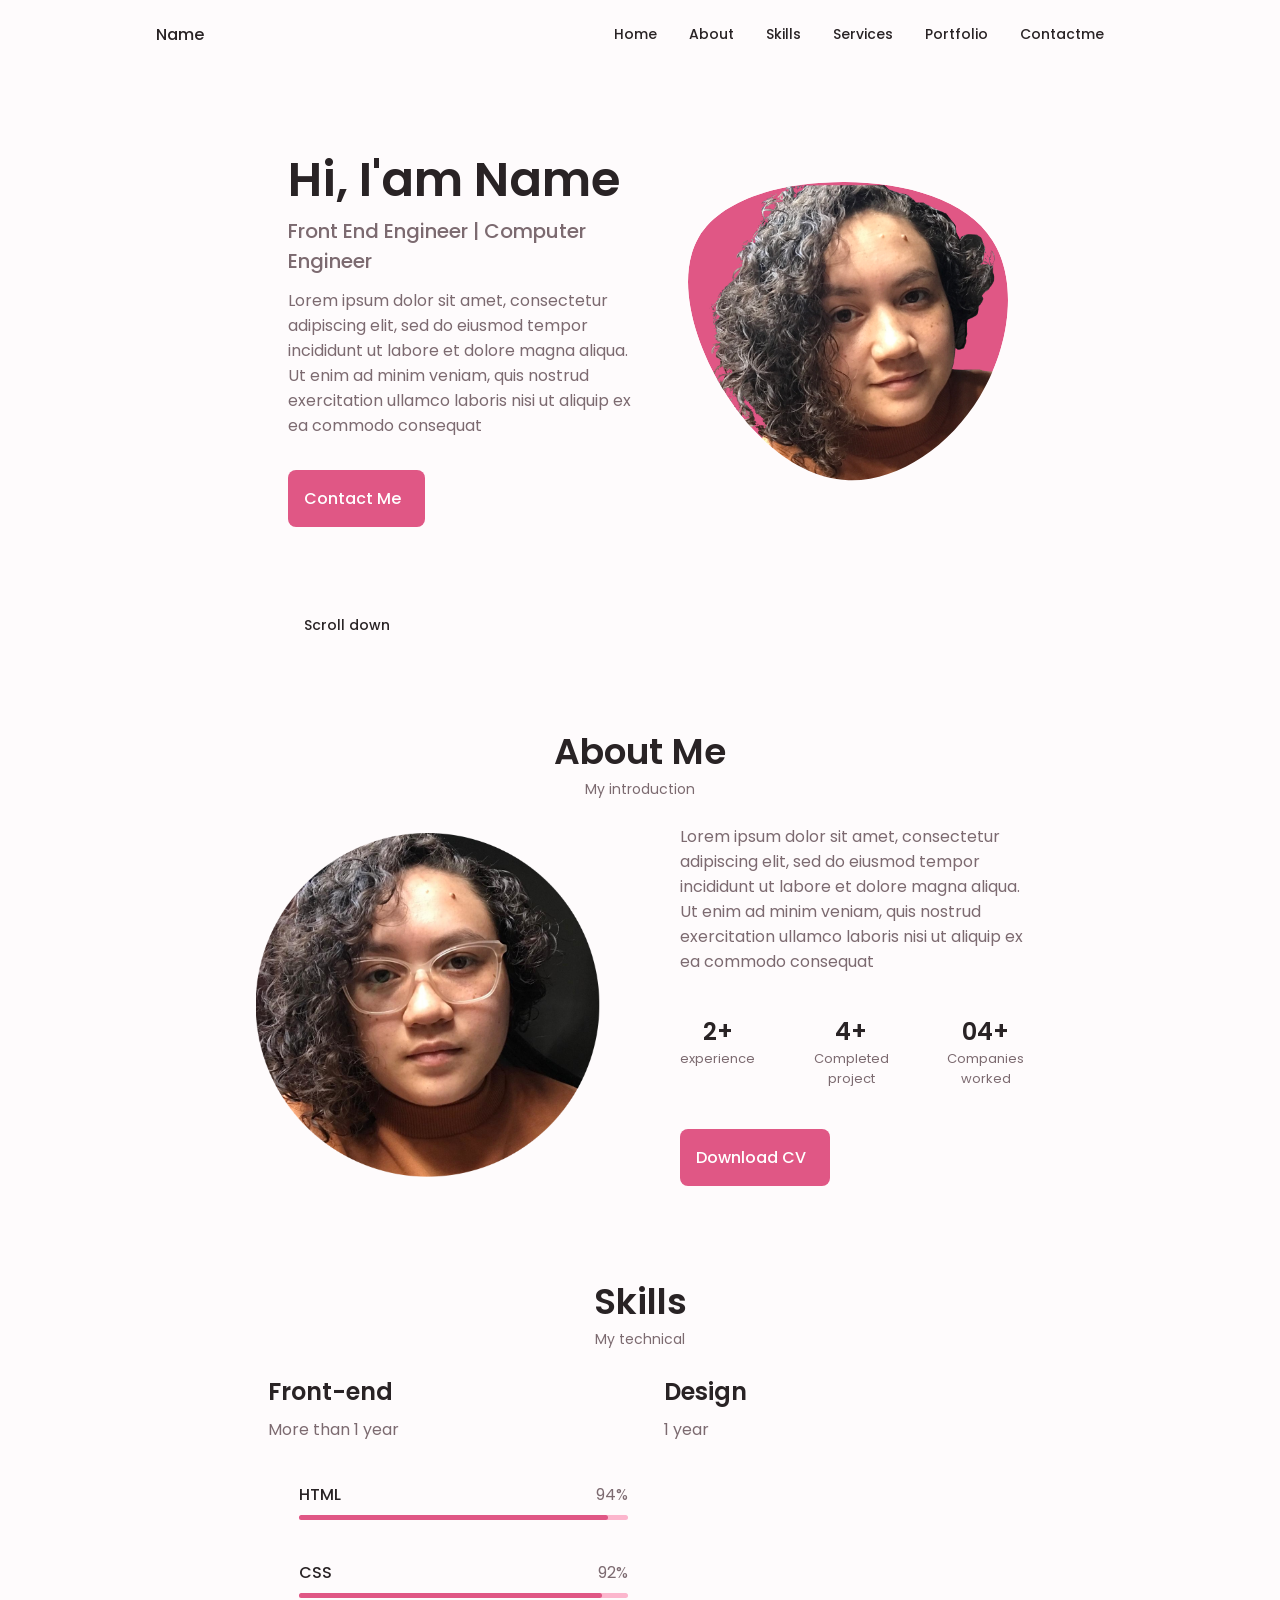
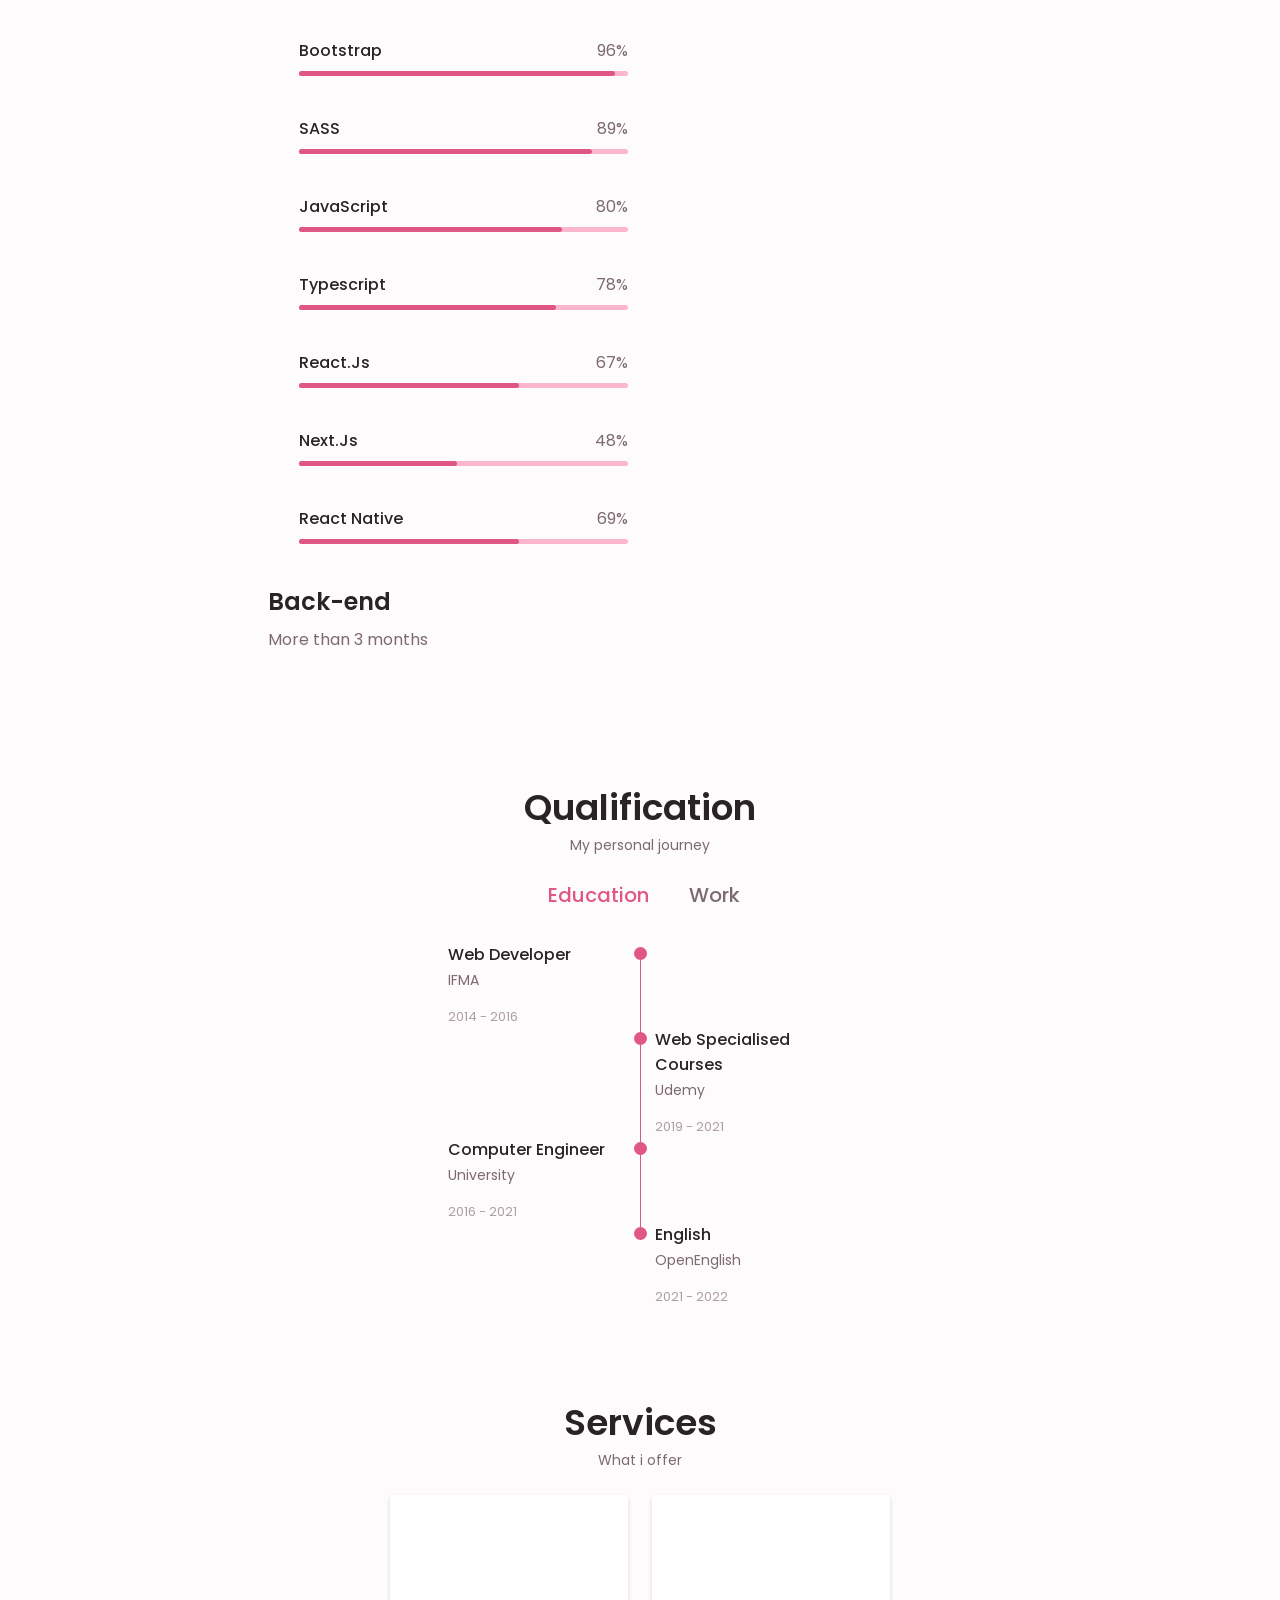
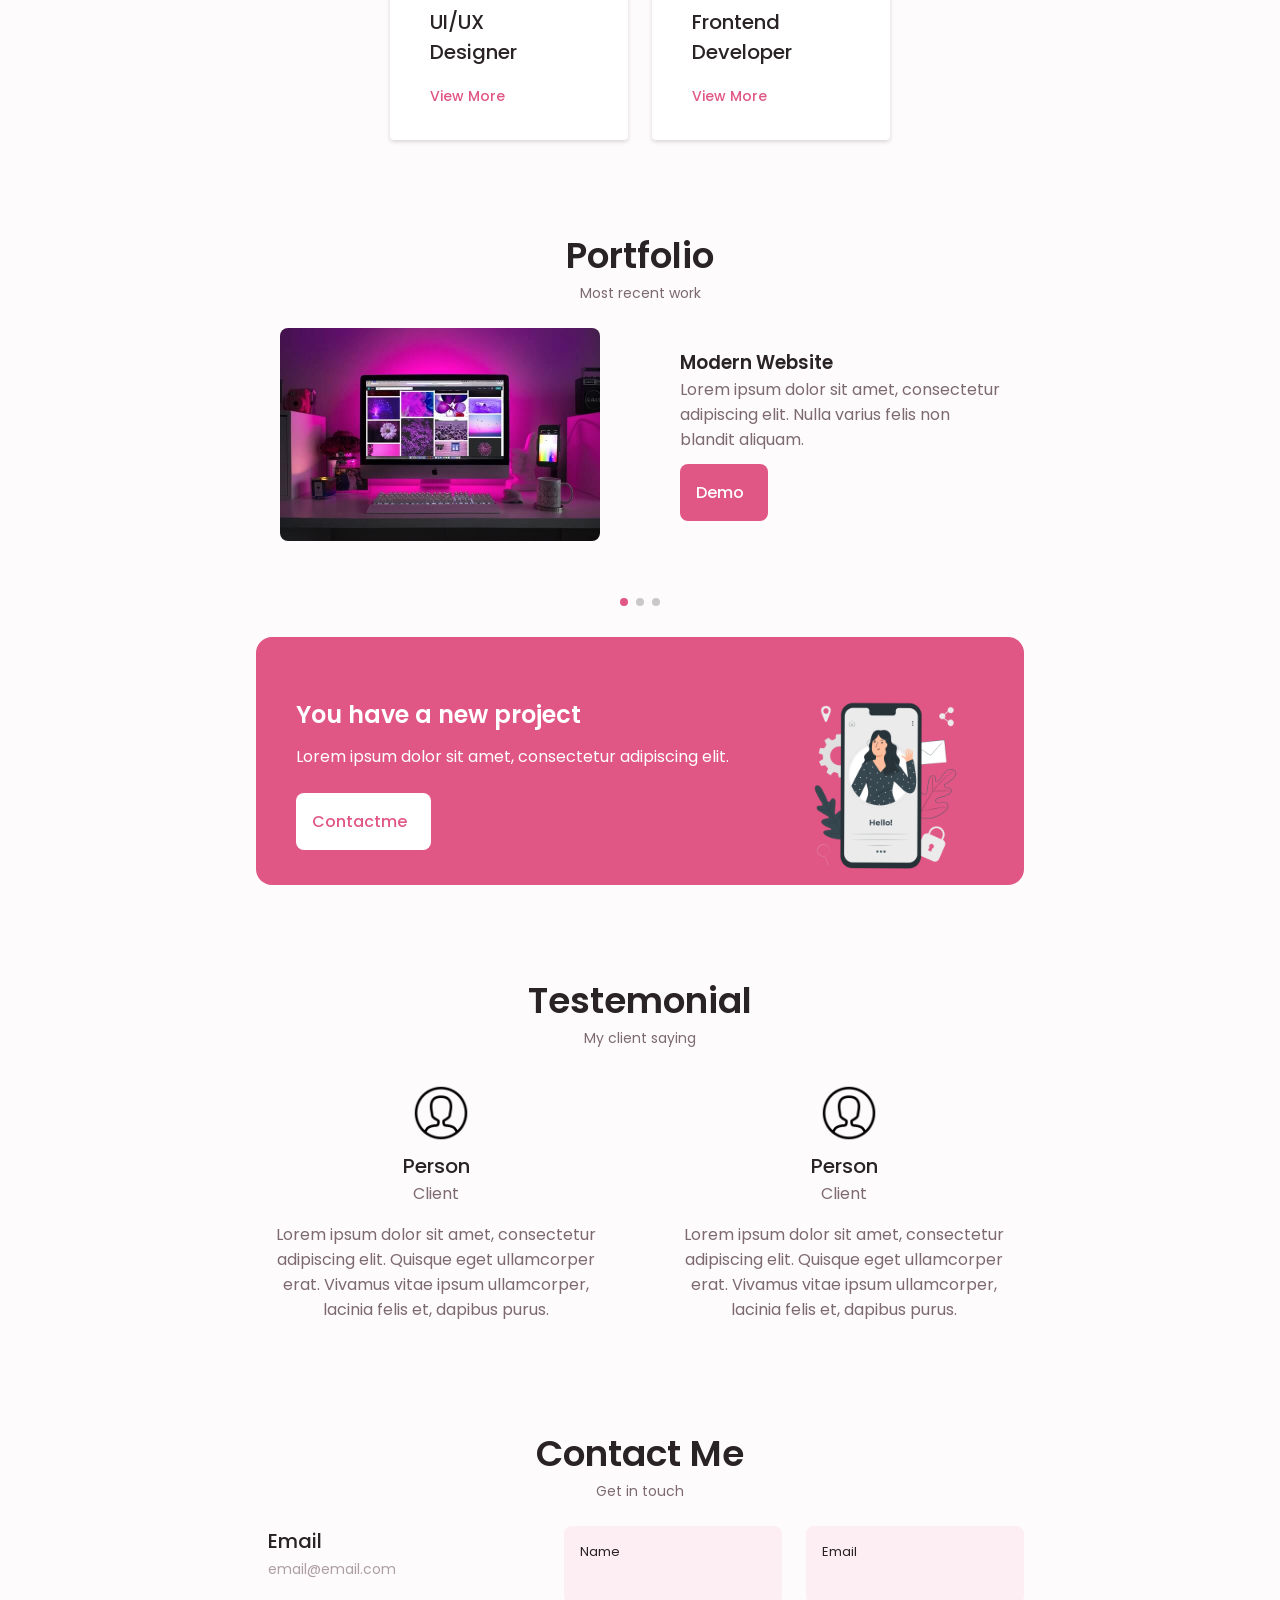
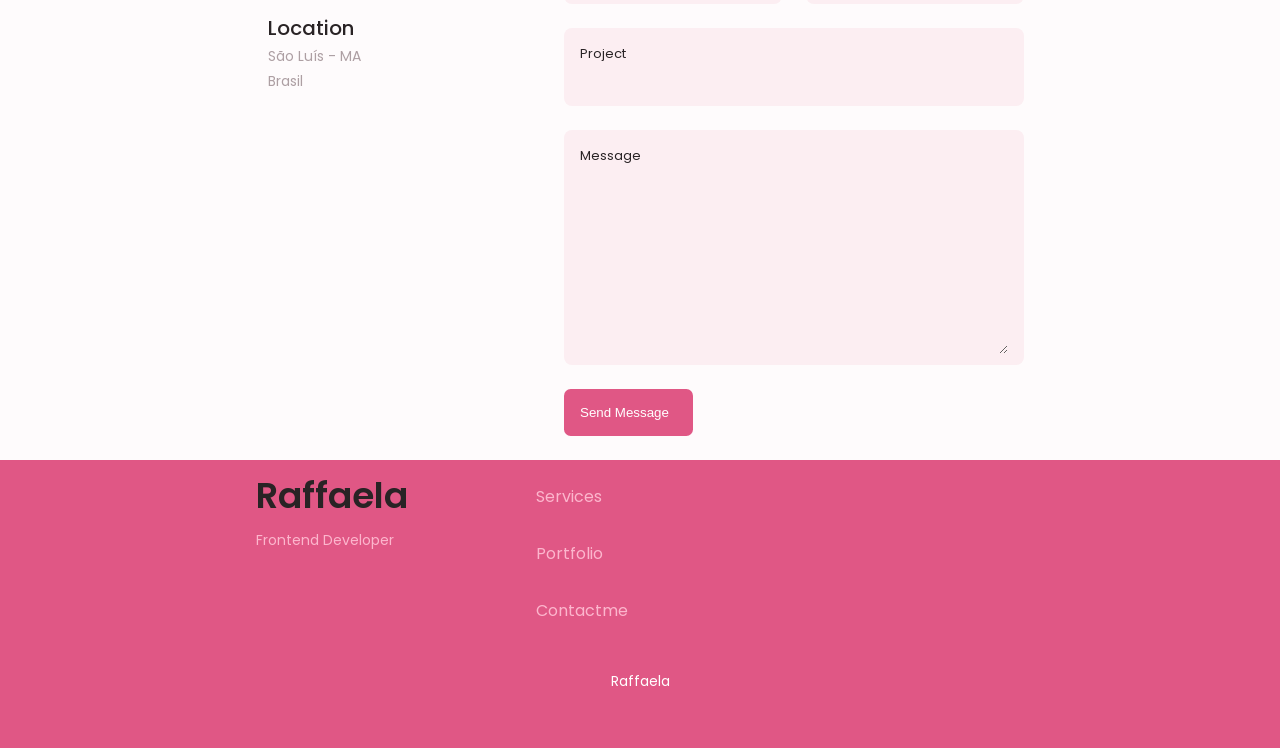
<file: index.html>
<!DOCTYPE html>
    <html lang="en">
    <head>
        <meta charset="UTF-8">
        <meta name="viewport" content="width=device-width, initial-scale=1.0">

        <!--==================== UNICONS ====================-->
        <link rel="stylesheet" href="https://unicons.iconscout.com/release/v4.0.0/css/line.css">
        
        <!--==================== SWIPER CSS ====================-->
        <link rel="stylesheet" href="assets/css/swiper-bundle.min.css">
        
        <!--==================== CSS ====================-->
        <link rel="stylesheet" href="assets/css/styles.css">

        <title>Responsive Portfolio Website</title>
    </head>
    <body>
        <!--==================== HEADER ====================-->
        <header class="header" id="header">
            <nav class="nav container">
                <a href="#" class="nav__logo">Name</a>

                <div class="nav__menu" id="nav-menu">
                    <ul class="nav__list grid">
                        <li class="nav__item">
                            <a href="#home" class="nav__link active-link">
                                <i class="uil uil-estate nav__icon"></i> Home
                            </a> 
                        </li>
                        <li><a href="#about" class="nav__link">
                                <i class="uil uil-user nav__icon"></i>About
                            </a>
                        </li>           
                           <li> <a href="#skills" class="nav__link">
                                <i class="uil uil-file-alt nav__icon"></i>Skills
                                </a>
                            </li>
                            <li><a href="#services" class="nav__link">
                                <i class="uil uil-briefcase-alt nav__icon"></i> Services
                                </a>
                            </li>
                            <li><a href="#portfolio" class="nav__link">
                                <i class="uil uil-scenery nav__icon"></i> Portfolio
                                    </a>
                            </li>
                            <li><a href="#contact" class="nav__link">
                                <i class="uil uil-message nav__icon"></i>Contactme
                                </a>
                            </li>
                    </ul>
                    <i class="uil uil-times nav__close" id="nav-close"></i>
                </div>
                <div class="nav__btns">
                    <!-- Theme change button -->
                    <i class="uil uil-moon change-theme" id="theme-button"></i>

                    <div class="nav__toggle" id="nav-toggle">
                        <i class="uil uil-apps"></i>
                    </div>
                </div>

            </nav>
        </header>

        <!--==================== MAIN ====================-->
        <main class="main">

            <!--==================== HOME ====================-->
            <section class="home section" id="home">
                <div class="home__container container grid">
                    <div class="home__content grid">
                        <div class="home__social">
                        <a href="#" target="blank" class="home__social-icon">
                            <i class="uil uil-linkedin-alt"></i>
                        </a>
                        
                        <a href="#" target="blank" class="home__social-icon">
                            <i class="uil uil-instagram"></i>
                        </a>

                        <a href="#" target="blank" class="home__social-icon">
                            <i class="uil uil-github-alt"></i>
                        </a>

                        </div>
                      <div class="home__img">
                        <svg class="home__blob" viewBox="0 0 200 187" xmlns="http://www.w3.org/2000/svg" xmlns:xlink="http://www.w3.org/1999/xlink">
                            <mask id="mask0" mask-type="alpha">
                                <path d="M190.312 36.4879C206.582 62.1187 201.309 102.826 182.328 134.186C163.346 165.547 
                                130.807 187.559 100.226 186.353C69.6454 185.297 41.0228 161.023 21.7403 129.362C2.45775 
                                97.8511 -7.48481 59.1033 6.67581 34.5279C20.9871 10.1032 59.7028 -0.149132 97.9666 
                                0.00163737C136.23 0.303176 174.193 10.857 190.312 36.4879Z"/>
                            </mask>
                            <g mask="url(#mask0)">
                                <path d="M190.312 36.4879C206.582 62.1187 201.309 102.826 182.328 134.186C163.346 
                                165.547 130.807 187.559 100.226 186.353C69.6454 185.297 41.0228 161.023 21.7403 
                                129.362C2.45775 97.8511 -7.48481 59.1033 6.67581 34.5279C20.9871 10.1032 59.7028 
                                -0.149132 97.9666 0.00163737C136.23 0.303176 174.193 10.857 190.312 36.4879Z"/>
                                
                                <image class="home__blob-img" x='12' y='2' href="assets/img/perfil.png"/>
                            </g>
                        </svg>
                      </div>

                      <div class="home__data">
                          <h1 class="home__title">Hi, I'am Name</h1>
                          <h3 class="home__subtitle">Front End Engineer | Computer Engineer</h3>
                          <p class="home__description">
                            Lorem ipsum dolor sit amet, consectetur adipiscing elit, sed do eiusmod tempor incididunt ut labore et dolore magna aliqua. 
                            Ut enim ad minim veniam, quis nostrud exercitation ullamco laboris nisi ut aliquip ex ea commodo consequat</p>
                        <a href="#contact" class="button button--flex"> 
                            Contact Me<i class="uil uil-message button__icon"></i>
                        </a>
                        </div>
                    </div>
                <div class="home__scroll">
                    <a href="#about" class="home__scroll-button button--flex">
                        <i class="uil uil-mouse-alt home__scroll-mouse"></i>
                        <span class="home__scroll-name">Scroll down</span>
                        <i class="uil uil-arrow-down home__scroll-arrow"></i>
                    
                </a>
                </div>
                </div>
            </section>

            <!--==================== ABOUT ====================-->
            <section class="about section" id="about">
                <h2 class="section__title">About Me</h2>
                <span class="section__subtitle">My introduction</span>           

                <di class="about__container container grid">
                    <img src="assets/img/about.png" alt="" class="about__img">
                    <div class="about__data">
                        <p class="about__description">
                            Lorem ipsum dolor sit amet, consectetur adipiscing elit, sed do eiusmod tempor incididunt ut labore et dolore magna aliqua. 
                            Ut enim ad minim veniam, quis nostrud exercitation ullamco laboris nisi ut aliquip ex ea commodo consequat
                        </p>
                        <div class="about__info">
                            <div>
                                <span class="about__info-title">2+</span>
                                <span class="about__info-name">experience</span>
                            </div>
                          
                            <div>
                                <span class="about__info-title">4+</span>
                                <span class="about__info-name">Completed <br> project</span>
                            </div>
                          
                            <div>
                                <span class="about__info-title">04+</span>
                                <span class="about__info-name">Companies <br> worked</span>
                            </div>
                        </div>
                        <div class="about__buttons">
                            <a download="" href="assets/pdf/CURRICULO.pdf" class="button button--flex">
                                Download CV <i class="uil uil-download-alt button__icon"></i>
                            </a>
                        </div>

                    </div>
                </di>
            </section>

            <!--==================== SKILLS ====================-->
            <section class="skills section" id="skills">
                <h2 class="section__title">Skills</h2>
                <span class="section__subtitle">My technical</span>

                <div class="skills__container container grid">
                    <div>
                        <!--==================== SKILLS 1 Front ====================-->
                        <div class="skills__content skills__open">
                            <div class="skills__header">
                                <i class="uil uil-brackets-curly skills__icon"></i>

                                <div>
                                    <h1 class="skills__titles">Front-end</h1>
                                    <span class="skill__subtitle">More than 1 year</span>
                                </div>

                                <i class="uil uil-angle-down skills__arrow"></i>
                            </div>

                            <div class="skills__list grid">
                                <div class="skills__data">
                                    <div class="skills__titles">
                                    <h3 class="skills__name">HTML</h3>
                                    <span class="skills__number">94%</span>
                                    </div>
                                    <div class="skills__bar">
                                        <span class="skills__percentage skills__html"></span>
                                    </div>
                                </div>
                            </div>
                            <div class="skills__list grid">
                                <div class="skills__data">
                                    <div class="skills__titles">
                                    <h3 class="skills__name">CSS</h3>
                                    <span class="skills__number">92%</span>
                                    </div>
                                    <div class="skills__bar">
                                        <span class="skills__percentage skills__css"></span>
                                    </div>
                                </div>
                            </div>
                            <div class="skills__list grid">
                                <div class="skills__data">
                                    <div class="skills__titles">
                                    <h3 class="skills__name">Bootstrap</h3>
                                    <span class="skills__number">96%</span>
                                    </div>
                                    <div class="skills__bar">
                                        <span class="skills__percentage skills__bootstrap"></span>
                                    </div>
                                </div>
                            </div>
                            <div class="skills__list grid">
                                <div class="skills__data">
                                    <div class="skills__titles">
                                    <h3 class="skills__name">SASS</h3>
                                    <span class="skills__number">89%</span>
                                    </div>
                                    <div class="skills__bar">
                                        <span class="skills__percentage skills__sass"></span>
                                    </div>
                                </div>
                            </div>
                            <div class="skills__list grid">
                                <div class="skills__data">
                                    <div class="skills__titles">
                                    <h3 class="skills__name">JavaScript</h3>
                                    <span class="skills__number">80%</span>
                                    </div>
                                    <div class="skills__bar">
                                        <span class="skills__percentage skills__js"></span>
                                    </div>
                                </div>
                            </div>
                            <div class="skills__list grid">
                                <div class="skills__data">
                                    <div class="skills__titles">
                                    <h3 class="skills__name">Typescript</h3>
                                    <span class="skills__number">78%</span>
                                    </div>
                                    <div class="skills__bar">
                                        <span class="skills__percentage skills__typescript"></span>
                                    </div>
                                </div>
                            </div>
                            <div class="skills__list grid">
                                <div class="skills__data">
                                    <div class="skills__titles">
                                    <h3 class="skills__name">React.Js</h3>
                                    <span class="skills__number">67%</span>
                                    </div>
                                    <div class="skills__bar">
                                        <span class="skills__percentage skills__reactjs"></span>
                                    </div>
                                </div>
                            </div>
                            <div class="skills__list grid">
                                <div class="skills__data">
                                    <div class="skills__titles">
                                    <h3 class="skills__name">Next.Js</h3>
                                    <span class="skills__number">48%</span>
                                    </div>
                                    <div class="skills__bar">
                                        <span class="skills__percentage skills__nextjs"></span>
                                    </div>
                                </div>
                            </div>
                            <div class="skills__list grid">
                                <div class="skills__data">
                                    <div class="skills__titles">
                                    <h3 class="skills__name">React Native</h3>
                                    <span class="skills__number">69%</span>
                                    </div>
                                    <div class="skills__bar">
                                        <span class="skills__percentage skills__reactjs"></span>
                                    </div>
                                </div>
                            </div>
                        </div>
                        <!--==================== SKILLS 2 Back  ====================-->
                        <div class="skills__content skills__close">
                            <div class="skills__header">
                                <i class="uil uil-servers skills__icon"></i>

                                <div>
                                    <h1 class="skills__titles">Back-end</h1>
                                    <span class="skill__subtitle">More than 3 months </span>
                                </div>

                                <i class="uil uil-angle-down skills__arrow"></i>
                            </div>

                            <div class="skills__list grid">
                                <div class="skills__data">
                                    <div class="skills__titles">
                                    <h3 class="skills__name">Node.Js</h3>
                                    <span class="skills__number">37%</span>
                                    </div>
                                    <div class="skills__bar">
                                        <span class="skills__percentage skills__nodejs"></span>
                                    </div>
                                </div>
                            </div>
                             <div class="skills__list grid">
                                <div class="skills__data">
                                    <div class="skills__titles">
                                    <h3 class="skills__name">Python</h3>
                                    <span class="skills__number">68%</span>
                                    </div>
                                    <div class="skills__bar">
                                        <span class="skills__percentage skills__python"></span>
                                    </div>
                                </div>
                            </div>
                            <div class="skills__list grid">
                                <div class="skills__data">
                                    <div class="skills__titles">
                                    <h3 class="skills__name">MySQL</h3>
                                    <span class="skills__number">75%</span>
                                    </div>
                                    <div class="skills__bar">
                                        <span class="skills__percentage skills__mysql"></span>
                                    </div>
                                </div>
                            </div>
                        </div>
                    </div>
                    
                    <div>
                         <!--==================== SKILLS 3 Design  ====================-->
                         <div class="skills__content skills__close">
                            <div class="skills__header">
                                <i class="uil uil-object-ungroup skills__icon"></i>

                                <div>
                                    <h1 class="skills__titles">Design</h1>
                                    <span class="skill__subtitle">1 year</span>
                                </div>

                                <i class="uil uil-angle-down skills__arrow"></i>
                            </div>

                            <div class="skills__list grid">
                                <div class="skills__data">
                                    <div class="skills__titles">
                                    <h3 class="skills__name">Figma</h3>
                                    <span class="skills__number">90%</span>
                                    </div>
                                    <div class="skills__bar">
                                        <span class="skills__percentage skills__figma"></span>
                                    </div>
                                </div>
                            </div>
                            <div class="skills__list grid">
                                <div class="skills__data">
                                    <div class="skills__titles">
                                    <h3 class="skills__name">Sketch</h3>
                                    <span class="skills__number">70%</span>
                                    </div>
                                    <div class="skills__bar">
                                        <span class="skills__percentage skills__sketch"></span>
                                    </div>
                                </div>
                            </div>
                            <div class="skills__list grid">
                                <div class="skills__data">
                                    <div class="skills__titles">
                                    <h3 class="skills__name">Gimp</h3>
                                    <span class="skills__number">82%</span>
                                    </div>
                                    <div class="skills__bar">
                                        <span class="skills__percentage skills__gimp"></span>
                                    </div>
                                </div>
                            </div>
                            <div class="skills__list grid">
                                <div class="skills__data">
                                    <div class="skills__titles">
                                    <h3 class="skills__name">Photoshop</h3>
                                    <span class="skills__number">70%</span>
                                    </div>
                                    <div class="skills__bar">
                                        <span class="skills__percentage skills__photoshop"></span>
                                    </div>
                                </div>
                            </div>
                        </div>
                    </div>
                </div>
            </section>
            <!--==================== QUALIFICATION ====================-->
            <section class="qualification section">
                <h2 class="section__title">Qualification</h2>
                <span class="section__subtitle">My personal journey</span>

                <div class="qualification__container container">
                    <div class="qualification__tabs">
                        <div class="qualification__button button--flex qualification__active" data-target="#education" >
                            <i class="uil uil-graduation-cap qualification__icon"></i>
                            Education
                        </div>
                        <div class="qualification__button button--flex" data-target="#work">
                            <i class="uil uil-briefcase-alt qualification__icon"></i>
                            Work
                        </div>
                    </div>
                    <div class="qualification__sections">
                    <!--==================== QUALIFICATION CONTENT 1====================-->
                        <div class="qualification__content qualification__active" data-content id="education">
                        <!--==================== QUALIFICATION ACADEMIC 1====================-->
                            <div class="qualification__data">
                                <div>
                                    <h3 class="qualification__title">Web Developer</h3>
                                    <span class="qualification__subtitle">IFMA</span>
                                    <div class="qualification__calendar">
                                        <i class="uil uil-calendar-alt"></i>
                                        2014 - 2016
                                    </div>
                                </div>

                                <div>
                                    <span class="qualification__rounder"></span>
                                    <span class="qualification__line"></span>
                                </div>
                            </div>
                             <!--==================== QUALIFICATION ACADEMIC 2====================-->
                             <div class="qualification__data">
                                 <div></div>

                                 <div>
                                    <span class="qualification__rounder"></span>
                                    <span class="qualification__line"></span>
                                </div>

                                <div>
                                    <h3 class="qualification__title">Web Specialised Courses </h3>
                                    <span class="qualification__subtitle">Udemy</span>
                                    <div class="qualification__calendar">
                                        <i class="uil uil-calendar-alt"></i>
                                        2019 - 2021
                                    </div>
                                </div>
                            </div>
                             <!--==================== QUALIFICATION ACADEMIC 3====================-->
                             <div class="qualification__data">
                                <div>
                                    <h3 class="qualification__title">Computer Engineer</h3>
                                    <span class="qualification__subtitle">University</span>
                                    <div class="qualification__calendar">
                                        <i class="uil uil-calendar-alt"></i>
                                        2016 - 2021
                                    </div>
                                </div>

                                <div>
                                    <span class="qualification__rounder"></span>
                                    <span class="qualification__line"></span>
                                </div>
                            </div>
                             <!--==================== QUALIFICATION ACADEMIC 4====================-->
                             
                             <div class="qualification__data">
                                <div></div>

                                <div>
                                   <span class="qualification__rounder"></span>
                            <!--- <span class="qualification__line"></span> ----->
                               </div>

                               <div>
                                   <h3 class="qualification__title">English</h3>
                                   <span class="qualification__subtitle"> OpenEnglish</span>
                                   <div class="qualification__calendar">
                                       <i class="uil uil-calendar-alt"></i>
                                       2021 - 2022
                                   </div>
                               </div>
                           </div>

                                
                            </div>
                     <!--==================== QUALIFICATION CONTENT 2====================-->
                     <div class="qualification__content" data-content id="work" >
                        <!--==================== QUALIFICATION WORK 1====================-->
                            <div class="qualification__data">
                                <div>
                                    <h3 class="qualification__title">Font-end developer</h3>
                                    <span class="qualification__subtitle">Apple</span>
                                    <div class="qualification__calendar">
                                        <i class="uil uil-calendar-alt"></i>
                                        2019 - 2020
                                    </div>
                                </div>

                                <div>
                                    <span class="qualification__rounder"></span>
                                    <span class="qualification__line"></span>
                                </div>
                            </div>
                             <!--==================== QUALIFICATION WORK 2====================-->
                             <div class="qualification__data">
                                 <div></div>

                                 <div>
                                    <span class="qualification__rounder"></span>
                                    <span class="qualification__line"></span>
                                </div>

                                <div>
                                    <h3 class="qualification__title">Front-end engineer</h3>
                                    <span class="qualification__subtitle">Amazon</span>
                                    <div class="qualification__calendar">
                                        <i class="uil uil-calendar-alt"></i>
                                        August - 2020
                                    </div>
                                </div>
                            </div>
                             <!--==================== QUALIFICATION WORK 3====================-->
                             <div class="qualification__data">
                                <div>
                                    <h3 class="qualification__title">Front-end Mobile</h3>
                                    <span class="qualification__subtitle">Microsoft</span>
                                    <div class="qualification__calendar">
                                        <i class="uil uil-calendar-alt"></i>
                                        2021
                                    </div>
                                </div>

                                <div>
                                    <span class="qualification__rounder"></span>
                                    <span class="qualification__line"></span>
                                </div>
                            </div>
                             <!--==================== QUALIFICATION WORK 4====================-->
                             
                             <div class="qualification__data">
                                <div></div>

                                <div>
                                   <span class="qualification__rounder"></span>
                            <!--- <span class="qualification__line"></span> ----->
                               </div>

                               <div>
                                   <h3 class="qualification__title">Fullstack</h3>
                                   <span class="qualification__subtitle">Google</span>
                                   <div class="qualification__calendar">
                                       <i class="uil uil-calendar-alt"></i>
                                       2021
                                   </div>
                               </div>
                           </div>

                                
                            </div>
                        </div>
                    </div>

                </div>

            </section>

            <!--==================== SERVICES ====================-->
            <section class="services section" id="services">
                <h2 class="section__title">Services</h2>
                <span class="section__subtitle">What i offer</span>

                <div class="services__container container grid">
                 <!--==================== SERVICES 1 ====================-->

                    <div class="services__content">
                        <div>
                            <i class="uil uil-web-grid services__icon"></i>
                            <h3 class="services__title">UI/UX <br> Designer </h3>   
                        </div>

                        <span class="button button--flex button--small button--link services__button">
                            View More
                            <i class="uil uil-arrow-right button__icon"></i>
                        </span>

                        <div class="services__modal">
                            <div class="services__modal-content">
                                <h4 class="services__modal-title">UI/UX <br> Designer</h4>
                                <i class="uil uil-times services__modal-close"></i>

                                <ul class="services__modal-services grid">
                                    <li class="services__modal-service">
                                        <i class="uil uil-check-circle services__modal-icon"></i>
                                        <p>Lorem ipsum dolor sit amet, consectetur adipiscing elit, sed do eiusmod tempor incididunt ut labore et dolore magna aliqua. </p>
                                    </li>

                                    <li class="services__modal-service">
                                        <i class="uil uil-check-circle services__modal-icon"></i>
                                        <p>Lorem ipsum dolor sit amet, consectetur adipiscing elit, sed do eiusmod tempor incididunt ut labore et dolore magna aliqua. </p>
                                    </li>

                                    <li class="services__modal-service">
                                        <i class="uil uil-check-circle services__modal-icon"></i>
                                        <p>Lorem ipsum dolor sit amet, consectetur adipiscing elit, sed do eiusmod tempor incididunt ut labore et dolore magna aliqua. </p>
                                    </li>
                                    
                                </ul>

                            </div>
                        </div>
                    </div>
                <!--==================== SERVICES 2 ====================-->

                    <div class="services__content">
                        <div>
                            <i class="uil uil-arrow services__icon"></i>
                            <h3 class="services__title">Frontend <br> Developer </h3>   
                        </div>

                        <span class="button button--flex button--small button--link services__button">
                            View More
                            <i class="uil uil-arrow-right button__icon"></i>
                        </span>

                        <div class="services__modal">
                            <div class="services__modal-content">
                                <h4 class="services__modal-title">Frontend <br> Developer</h4>
                                <i class="uil uil-times services__modal-close"></i>

                                <ul class="services__modal-services grid">
                                    <li class="services__modal-service">
                                        <i class="uil uil-check-circle services__modal-icon"></i>
                                        <p>Lorem ipsum dolor sit amet, consectetur adipiscing elit, sed do eiusmod tempor incididunt ut labore et dolore magna aliqua. </p>
                                    </li>

                                    <li class="services__modal-service">
                                        <i class="uil uil-check-circle services__modal-icon"></i>
                                        <p>Lorem ipsum dolor sit amet, consectetur adipiscing elit, sed do eiusmod tempor incididunt ut labore et dolore magna aliqua. </p>
                                    </li>

                                    <li class="services__modal-service">
                                        <i class="uil uil-check-circle services__modal-icon"></i>
                                        <p>Lorem ipsum dolor sit amet, consectetur adipiscing elit, sed do eiusmod tempor incididunt ut labore et dolore magna aliqua. </p>
                                    </li>

                                </ul>

                            </div>
                        </div>
                    </div>
              
                </div>
            </section>

            <!--==================== PORTFOLIO ====================-->
            <section class="portfolio section" id="portfolio">
                <h2 class="section__title">Portfolio</h2>
                <span class="section__subtitle">Most recent work</span>

                <div class="portfolio__container container swiper-container">
                    <div class="swiper-wrapper">
                    <!--==================== PORTFOLIO 1 ====================-->
                          <div class="portfolio__content grid swiper-slide">
                            <img src="assets/img/portfolio1.jpg" alt="" class="portfolio__img">

                            <div class="portfolio__data">
                                <h3 class="portfolio__data">Modern Website</h3>
                                <p class="portfolio__description">Lorem ipsum dolor sit amet, consectetur adipiscing elit. 
                                    Nulla varius felis non blandit aliquam.</p>
                                    <a href="#" class="button button--flex button--small portfolio__button">
                                        Demo 
                                        <i class="uil uil-arrow-right button__icon"></i>
                                    </a>
                            </div>
                          </div>

                           <!--==================== PORTFOLIO 2 ====================-->
                           <div class="portfolio__content grid swiper-slide">
                            <img src="assets/img/portfolio2.jpg" alt="" class="portfolio__img">
                            <div class="portfolio__data">
                                <h3 class="portfolio__data">Brand Design</h3>
                                <p class="portfolio__description">Lorem ipsum dolor sit amet, consectetur adipiscing elit. 
                                    Nulla varius felis non blandit aliquam.</p>
                                    <a href="#" class="button button--flex button--small portfolio__button">
                                        Demo 
                                        <i class="uil uil-arrow-right button__icon"></i>
                                    </a>
                            </div>
                          </div>

                           <!--==================== PORTFOLIO 3 ====================-->
                           <div class="portfolio__content grid swiper-slide">
                            <img src="assets/img/portfolio3.jpg" alt="" class="portfolio__img">

                            <div class="portfolio__data">
                                <h3 class="portfolio__data">Online Store</h3>
                                <p class="portfolio__description">Lorem ipsum dolor sit amet, consectetur adipiscing elit. 
                                    Nulla varius felis non blandit aliquam.</p>
                                    <a href="#" class="button button--flex button--small portfolio__button">
                                        Demo 
                                        <i class="uil uil-arrow-right button__icon"></i>
                                    </a>
                            </div>
                         </div>
                    </div>
                    <!-----Add Arrows-------->
                    <div class="swiper-button-next">
                        <i class="uil uil-angle-right-b swiper-portfolio-icon"></i>
                    </div>
                    <div class="swiper-button-prev">
                        <i class="uil uil-angle-left-b swiper-portfolio-icon"></i>
                    </div>
                    <!-----Add pagination-------->
                    <div class="swiper-pagination"></div>
                </div>
            </section>

            <!--==================== PROJECT IN MIND ====================-->
            <section class="project section">
                <div class="project__bg">
                    <div class="project__container container grid">
                        <div class="project__data">
                           <h2 class="project__title">You have a new project</h2>
                                <p class="project__description">Lorem ipsum dolor sit amet, consectetur adipiscing elit.</p>
                                <a href="#contact" class="button button--flex button--white">
                                Contactme
                                <i class="uil uil-message project__icon button__icon"></i>
                            </a>
                        </div>

                        <img src="assets/img/project.png" alt="" class="project__img">
                    </div>
                </div>
            </section>

            <!--==================== TESTIMONIAL ====================-->
            <section class="testimonial section">
                <h2 class="section__title">Testemonial</h2>
                <span class="section__subtitle">My client saying</span>

                <div class="testimonial__container container swiper-container">
                    <div class="swiper-wrapper">
                        <!--==================== TESTIMONIAL 1 ====================-->
                        <div class="testimonial__content swiper-slide">
                            <div class="testimonial__data">
                                <div class="testimonial__header">
                                    <img src="assets/img/person_1.png" alt="" class="testimonial__img">

                                    <div>
                                        <h3 class="testimonial__name">Person</h3>
                                        <span class="testimonial__cliente">Client</span>
                                    </div>
                                </div>
                                <div>
                                    <i class="uil uil-star testimonial__icon-star"></i>
                                    <i class="uil uil-star testimonial__icon-star"></i>
                                    <i class="uil uil-star testimonial__icon-star"></i>
                                    <i class="uil uil-star testimonial__icon-star"></i>
                                    <i class="uil uil-star testimonial__icon-star"></i>
                                </div>
                            </div>

                            <p class="testimonial__description">
                                Lorem ipsum dolor sit amet, consectetur adipiscing elit. 
                                Quisque eget ullamcorper erat. Vivamus vitae ipsum ullamcorper, 
                                lacinia felis et, dapibus purus.
                            </p>
                        </div>
                         <!--==================== TESTIMONIAL 2 ====================-->
                         <div class="testimonial__content swiper-slide">
                            <div class="testimonial__data">
                                <div class="testimonial__header">
                                    <img src="assets/img/person_1.png" alt="" class="testimonial__img">

                                    <div>
                                        <h3 class="testimonial__name">Person</h3>
                                        <span class="testimonial__cliente">Client</span>
                                    </div>
                                </div>
                                <div>
                                    <i class="uil uil-star testimonial__icon-star"></i>
                                    <i class="uil uil-star testimonial__icon-star"></i>
                                    <i class="uil uil-star testimonial__icon-star"></i>
                                    <i class="uil uil-star testimonial__icon-star"></i>
                                    <i class="uil uil-star testimonial__icon-star"></i>
                                </div>
                            </div>

                            <p class="testimonial__description">
                                Lorem ipsum dolor sit amet, consectetur adipiscing elit. 
                                Quisque eget ullamcorper erat. Vivamus vitae ipsum ullamcorper, 
                                lacinia felis et, dapibus purus.
                            </p>
                        </div>
                         <!--==================== TESTIMONIAL 3 ====================-->
                         <div class="testimonial__content swiper-slide">
                            <div class="testimonial__data">
                                <div class="testimonial__header">
                                    <img src="assets/img/person_1.png" alt="" class="testimonial__img">

                                    <div>
                                        <h3 class="testimonial__name">Person</h3>
                                        <span class="testimonial__cliente">Client</span>
                                    </div>
                                </div>
                                <div>
                                    <i class="uil uil-star testimonial__icon-star"></i>
                                    <i class="uil uil-star testimonial__icon-star"></i>
                                    <i class="uil uil-star testimonial__icon-star"></i>
                                    <i class="uil uil-star testimonial__icon-star"></i>
                                    <i class="uil uil-star testimonial__icon-star"></i>
                                </div>
                            </div>

                            <p class="testimonial__description">
                                Lorem ipsum dolor sit amet, consectetur adipiscing elit. 
                                Quisque eget ullamcorper erat. Vivamus vitae ipsum ullamcorper, 
                                lacinia felis et, dapibus purus.
                            </p>
                        </div>
                    </div>

                    <!-----Add pagination--------->
                    <div class="swiper-pagination swiper-pagination-testimonial"></div>
                </div>
            </section>

            <!--==================== CONTACT ME ====================-->
            <section class="contact section" id="contact">
               <h2 class="section__title">Contact Me</h2>
               <span class="section__subtitle">Get in touch</span>

               <div class="contact__container container grid">
                   <div>

                        <div class="contact__information">
                            <i class="uil uil-envelope contact__icon"></i>

                            <div>
                                <h3 class="contact__title">Email</h3>
                                <span class="contact__subtitle">email@email.com</span>
                            </div>
                        </div>

                       <div class="contact__information">
                        <i class="uil uil-map-marker-alt contact__icon"></i>

                            <div>
                                <h3 class="contact__title">Location</h3>
                                <span class="contact__subtitle">São Luís - MA <br> Brasil</span>
                            </div>
                        </div>
                   </div>
                   <form action="POST" data-netlify="true" class="contact__form grid" method="POST">
                        <div class="contact__inputs grid">
                            <div class="contact__content">
                                <label for="#" class="contact__label">Name</label>
                                <input type="text" class="contact__input">
                            </div>
                            <div class="contact__content">
                                <label for="#" class="contact__label">Email</label>
                                <input type="email" class="contact__input">
                            </div>
                        </div>
                        <div class="contact__content">
                            <label for="#" class="contact__label">Project</label>
                            <input type="text" class="contact__input">
                        </div>
                        <div class="contact__content">
                            <label for="#" class="contact__label">Message</label>
                            <textarea name="" id="" cols="0" rows="7" class="contact__input"></textarea>
                        
                        </div>
                        
                        <div>
                          <!--   <a href="#" class="button button--flex">
                                Send Message
                            <i class="uil uil-message button__icon"></i>
                            </a> -->
                            <button type="submit" class="button button--flex">
                                Send Message
                            <i class="uil uil-message button__icon"></i>
                            </a>
                            
                        </button>
                        </div>
                   </form>
               </div>
            </section>
        </main>

        <!--==================== FOOTER ====================-->
        <footer class="footer">
            <div class="footer__bg">
                <div class="footer__container container grid">
                    <div>
                        <h1 class="footer__title">Raffaela</h1>
                        <span class="footer__subtitle">Frontend Developer</span>
                    </div>  
                    <ul class="footer__links">
                        <li>
                            <a href="#services" class="footer__link">Services</a>
                        </li>
                        <li>
                            <a href="#portfolio" class="footer__link">Portfolio</a>
                        </li>
                        <li>
                            <a href="#contact" class="footer__link">Contactme</a>
                        </li>
                    </ul>

                    <div class="footer__socials">
                        <a href="#" target="blank" class="footer__social">
                            <i class="uil uil-instagram"></i>
                        </a>

                        <a href="#" target="blank" class="footer__social">
                            <i class="uil uil-twitter-alt"></i>
                        </a>
                    </div>                
                </div>
                <p class="footer__copy">Raffaela</p>
                            </div>
        </footer>
        
        <!--==================== SCROLL TOP ====================-->
        <a href="#" class="scrollup" id="scroll-up">
            <i class="uil uil-arrow-up scrollup__icon"></i>
        </a>

        <!--==================== SWIPER JS ====================-->
        <script src="assets/js/swiper-bundle.min.js"></script>

        <!--==================== MAIN JS ====================-->
        <script src="assets/js/main.js"></script>
    </body>
</html>
</file>
<file: assets/css/styles.css>
/*==================== GOOGLE FONTS ====================*/
@import url('https://fonts.googleapis.com/css2?family=Poppins:wght@400;500;600&display=swap');
/*==================== VARIABLES CSS ====================*/
:root {
    --header-height: 3rem;

    /*========== Colors ==========*/
    /* Change favorite color */
    --hue-color:340; /*Purple 250 - Green 142 - Blue 230 - Pink 340*/

    /* HSL color mode */
    --first-color: hsl(var(--hue-color), 69%, 61%);
    --first-color-second: hsl(var(--hue-color), 69%, 61%);
    --first-color-alt: hsl(var(--hue-color), 57%, 53%) ;
    --first-color-lighter: hsl(var(--hue-color), 92%, 85%);
    --title-color: hsl(var(--hue-color), 8%, 15%);
    --text-color: hsl(var(--hue-color), 8%, 45%);
    --text-color-light: hsl(var(--hue-color), 8%, 65%);
    --input-color: hsl(var(--hue-color), 70%, 96%);
    --body-color: hsl(var(--hue-color), 60%, 99%);
    --container-color:#fff;
    --scroll-bar-color: hsl(var(--hue-color), 12%, 90%);
    --scroll-thumb-color: hsl(var(--hue-color), 12%, 80%);


    /*========== Font and typography ==========*/
    --body-font: 'Poppins', sans-serif;

    /* .5rem = 8px, 1rem = 16px, 1.5rem = 24px ... */
    --big-font-size: 2rem;
    --h1-font-size: 1.5rem;
    --h2-font-size: 1.25rem;
    --h3-font-size: 1.125rem;
    --normal-font-size: .938rem;
    --small-font-size: .813rem;
    --smaller-font-size: .75rem;

    /*========== Font weight ==========*/
    --font-medium:500;
    --font-semi-bold:600;

    /*========== Margenes Bottom ==========*/
    /* .25rem = 4px, .5rem = 8px, .75rem = 12px ... */
    --mb-0-25: .25rem;
    --mb-0-5: .5rem;
    --mb-0-75: .75rem;
    --mb-1: 1rem;
    --mb-1-5: 1.5rem;
    --mb-2: 2rem;
    --mb-2-5: 2.5rem;
    --mb-3: 3rem;

    /*========== z index ==========*/
    --z-tooltip:10;
    --z-fixed:100;
    --z-modal:100;
}

/* Font size for large devices */
@media screen and (min-width: 968px) {
    :root {
        --big-font-size: 3rem;
        --h1-font-size: 2.25rem;
        --h2-font-size: 1.5rem;
        --h3-font-size: 1.25rem;
        --normal-font-size: 1rem;
        --small-font-size: .875rem;
        --smaller-font-size: .813rem;
    }
}

/*========== Variables Dark theme ==========*/
body.dark-theme{
    /* HSL color mode */
    --first-color-second: hsl(var(--hue-color), 30%, 8%);
    --title-color: hsl(var(--hue-color), 8%, 95%);
    --text-color: hsl(var(--hue-color), 8%, 75%);
    --input-color: hsl(var(--hue-color), 29%, 16%);
    --body-color: hsl(var(--hue-color), 28%, 12%);
    --container-color: hsl(var(--hue-color), 29%, 16%);
    --scroll-bar-color: hsl(var(--hue-color), 12%, 48%);
    --scroll-thumb-color: hsl(var(--hue-color), 12%, 36%);
}


/*========== Button Dark/Light ==========*/
.nav__btns{
    display: flex;
    align-items: center;
}

.change-theme{
    font-size: 1.25rem;
    color: var(--title-color);
    margin-right: var(--mb-1);
    cursor: pointer;
}

.change-theme:hover{
    color: var(--first-color);
}


/*==================== BASE ====================*/
* {
    box-sizing: border-box;
    padding: 0;
    margin: 0;
}

html{
    scroll-behavior: smooth;
}
 
body{
    margin: 0 0 var(--header-height) 0;
    font-family:var(--body-font);
    font-size: var(--normal-font-size);
    background-color: var(--body-color);
    color: var(--text-color);
}

h1,h2,h3,h4 {
    color: var(--title-color);
    font-weight: var(--font-semi-bold);
}

ul{
    list-style: none;
}

a{
    text-decoration: none;
}

img{
    max-width: 100%;
    height: auto;
}
/*==================== REUSABLE CSS CLASSES ====================*/

.section{
    padding: 2rem 0 4rem;
}

.section__title{
    font-size: var(--h1-font-size);
}

.section__subtitle{
    display: block;
    font-size: var(--small-font-size);
    margin-bottom: var(--mb-3);           
}

.section__title,
.section__subtitle{
    text-align: center;
}


/*==================== LAYOUT ====================*/
.container {
    max-width: 768px;
    margin-left: var(--mb-1-5);
    margin-right: var(--mb-1-5);
}

.grid {
    display: grid;
    gap:1.5rem;
}

.header{
    width: 100%;
    position: fixed;
    bottom: 0;
    left: 0;
    z-index: var(--z-fixed);
    background-color: var(--body-color);
    
}

/*==================== NAV ====================*/
.nav{
    max-width: 968px;
    height: var(--header-height);
    display: flex;
    justify-content: space-between;
    align-items: center;
}

.nav__logo,
.nav__toggle{
    color:var(--title-color);
    font-weight: var(--font-medium);
}
.nav__logo:hover{
    color: var(--first-color);
}
.nav__toggle{
    font-size: 1.1rem;
    cursor: pointer;
}

.nav__toggle:hover{
    color: var(--first-color);
}

@media screen and (max-width: 767px){
    .nav__menu{
        position: fixed;
        bottom: -100%;
        left: 0;
        width: 100%;
        background-color: var(--body-color);
        padding: 2rem 1.5rem 4rem;
        box-shadow: 0 -1px 4px rgb(0,0,0,.15);
        border-radius: 1.5rem 1.5em 0 0;
        transition: .3s;
    }

}

.nav__list{
    grid-template-columns: repeat(3, 1fr);
    gap: 2rem;
}

.nav__link{
    display: flex;
    flex-direction: column;
    align-items: center;
    font-size: var(--small-font-size);
    color: var(--title-color);
    font-weight: var(--font-medium);
}

.nav__link:hover{
    color: var(--first-color);
}

.nav__icon{
    font-size: 1.2rem;
}

.nav__close{
    position:absolute;
    right: 1.3rem;
    bottom: .5rem;
    font-size: 1.5rem;
    cursor: pointer;
    color: var(--first-color);
}

.nav__close:hover{
    color: var(--first-color-alt);
}

/* show menu */
.show-menu{
    bottom: 0;
}

/* Active link */
.active-link{
    bottom: 0;
}

/* Change background header */
.scroll-header{
    box-shadow: 0 -1px 4px rgb(0,0,0,.15);
}

/*==================== HOME ====================*/
.home__container{
    gap:1 rem;
}

.home__content{
    grid-template-columns: .5fr 3fr;
    padding-top: 3.5rem;
    align-items: center;
}

.home__social{
    display: grid;
    grid-template-columns: max-content;
    row-gap: 1rem;
}

.home__social-icon{
    font-size: 1.25rem;
    color: var(--first-color);
}

.home__social-icon:hover{
    color: var(--first-color-alt);
}

.home__blob{
    width: 200px;
    fill: var(--first-color);
}

.home__blob-img{
    width: 200px;
}

.home__data{
    grid-column: 1/3;
}

.home__title{
    font-size: var(--big-font-size);
}

.home__subtitle{
    font-size: var(--h3-font-size);
    color: var(--text-color);
    font-weight: var(--font-medium);
    margin-bottom: var(--mb-0-75);
}

.home__description{
    margin-bottom: var(--mb-2);
}



.home__scroll-button{
    color:var(--first-color);
    transition: .3s;
}

.home__scroll-button:hover{
    transform: translateY(0.25rem);
}

.home__scroll-mouse{
    font-size: 2rem; 
}

.home__scroll-name{
    font-size: var(--small-font-size);
    color: var(--title-color);
    font-weight: var(--font-medium);
    margin-right: var(--mb-0-25);
}

.home__scroll-arrow{
    font-size: 1.25rem;
}


/*==================== BUTTONS ====================*/
.button{
    display: inline-flex;
    background-color: var(--first-color);
    color: #fff;
    padding: 1rem;
    border-radius: .5em;
    font-weight: var(--font-medium);
}

.button:hover{
    background-color: var(--first-color-alt);
}

.button__icon{
    font-size: 1.25rem;
    margin-left: var(--mb-0-5);
    transition: .3s;
}

.button--white{
    background-color: #fff;
    color: var(--first-color);
}

.button--white:hover{
    background-color: var(--first-color-alt);
    color: #fff;
}

.button--flex{
    display: inline-flex;
    align-items: center;
    border: none;
}

.button__small{
    padding: .75rem 1rem;
}

.button--link{
    padding: 0;
    background-color: transparent;
    color: var(--first-color);
}

.button--link:hover{
    background-color: transparent;
    color: var(--first-color-alt);
   
}

/*==================== ABOUT ====================*/

.about__img{
    width: 200px;
    border-radius: .5rem;
    justify-self: center;
    align-self: center;
}

.about__description{
    text-align: center;
    margin-bottom: var(--mb-2-5);

}

.about__info{
    display: flex;
    justify-content: space-evenly;
    margin-bottom: var(--mb-2-5);
}

.about__info-title{
    font-size: var(--h2-font-size);
    font-weight: var(--font-semi-bold);
    color: var(--title-color);
}


.about__info-name{
    font-size: var(--smaller-font-size);
}

.about__info-title,
.about__info-name{
    display: block;
    text-align: center;
}

.about__buttons{
    display: flex;
    justify-content: center;
}

/*==================== SKILLS ====================*/
.skills__container{
    row-gap: 0;
}

.skills__header{
    display: flex;
    align-items: center;
    margin-bottom: var(--mb-2-5);
    cursor: pointer;
}

.skills__icon,
.skills__arrow{
    font-size: 2rem;
    color: var(--first-color);
}

.skills__icon{
    margin-right: var(--mb-0-75);
}

.skills__title{
    font-size: var(--h3-font-size);
}

.skills__subtitle{
    font-size: var(--small-font-size);
    color: var(--text-color-light);
}

.skills__arrow{
    margin-left: auto;
    transition: .4s;
}

.skills__list{
    row-gap: 1.5rem;
    padding-left: 2.7rem;
}

.skills__titles{
    display:flex;
    justify-content: space-between;
    margin-bottom: var(--mb-0-5);
}

.skills__name{
    font-size: var(--normal-font-size);
    font-weight: var(--font-medium);
}

.skills__bar,
.skills__percentage{
    height: 5px;
    border-radius: .25rem;
}

.skills__bar{
    background-color: var(--first-color-lighter);
}

.skills__percentage{
    display: block;
    background-color: var(--first-color);
}
/**front**/
.skills__html{width: 94%;}
.skills__css{width: 92%;}
.skills__bootstrap{width: 96%;}
.skills__sass{width: 89%;}
.skills__js{width: 80%;}
.skills__typescript{width: 78%;}
.skills__reactjs{width: 67%;}
.skills__reactn{width: 69%;}
/***back***/
.skills__nodejs{width: 37%;}
.skills__nextjs{width: 48%;}
.skills__python{width: 68%;}
.skills__mysql{width: 75%;}
/***design***/
.skills__figma{ width: 90%;}
.skills__sketch{ width: 70%;}
.skills__gimp{ width: 82%;}
.skills__photoshop{width: 70%;}


.skills__close .skills__list{
    height: 0;
    overflow: hidden;
}

.skills__open .skills__list{
    height: max-content;
    margin-bottom: var(--mb-2-5);
}

.skills__open .skills__arrow{
    transform: rotate(-180deg);
}

/*==================== QUALIFICATION ====================*/
.qualification__tabs{
    display: flex;
    justify-content: space-evenly;
    margin-bottom:var(--mb-2);

}
.qualification__button{
    font-size: var(--h3-font-size);
    font-weight: var(--font-medium);
    cursor: pointer;
}
.qualification__button:hover{
    color: var(--first-color);
}

.qualification__icon{
    font-size: 1.8rem;
    margin-right: var(--mb-0-5);
}

.qualification__data{
    display: grid;
    grid-template-columns: 1fr max-content 1fr;
    column-gap: 1.5rem;
}

.qualification__title{
    font-size: var(--normal-font-size);
    font-weight: var(--font-medium);
}

.qualification__subtitle{
    display: inline-block;
    font-size: var(--small-font-size);
    margin-bottom: var(--mb-1);
}

.qualification__calendar{
    font-size: var(--smaller-font-size);
    color: var(--text-color-light);
}

.qualification__rounder{
    display: inline-block;
    width: 13px;
    height: 13px;
    background-color: var(--first-color);
    border-radius: 50%;
}

.qualification__line{
    display: block;
    width: 1px;
    height: 100%;
    background-color: var(--first-color);
    transform: translate(6px, -7px);
}

.qualification [data-content]{
    display: none;
}

.qualification__active[data-content]{
    display: block;
}

.qualification__button.qualification__active{
    color: var(--first-color);
}

/*==================== SERVICES ====================*/
.services__container{
    gap: 1.5rem;
    grid-template-columns: repeat(2, 1fr);
}

.services__content{
    position: center;
    background-color: var(--container-color);
    padding: 3.5rem 5rem 1.25rem 1.5rem;
    border-radius: .25rem;
    box-shadow: 0 2px 4px rgb(0,0,0,.15);
    transition: .3s;
}

.services__content:hover{
    box-shadow: 0 4px 8px rgb(0,0,0,.15);
}

.services__icon{
    display: block;
    font-size: 1.5rem;
    color: var(--first-color);
    margin-bottom: var(--mb-1);
}

.services__title{
    font-size: var(--h3-font-size);
    margin-bottom: var(--mb-1);
    font-weight: var(--font-medium);
}

.services__button{
    cursor: pointer;
    font-size: var(--small-font-size);
}
.services__button:hover .button__icon{
    transform: translate(.25rem);
}

.services__modal{
    position: fixed;
    top:0;
    left: 0;
    right: 0;
    bottom: 0;
    background-color: rgb(0,0,0,.5);
    display: flex;
    align-items: center;
    justify-content: center;
    padding: 0 1rem;
    z-index: var(--z-modal);
    opacity: 0;
    visibility: hidden;
    transition: .3s;
}

.services__modal-content{
    position: relative;
    background-color: var(--container-color);
    padding: 1.5rem;
    border-radius: .5rem;
}

.services__modal-services{
    row-gap: 1rem;
}

.services__modal{
    display: flex;
}

.services__modal-title{
    font-size: var(--h3-font-size);
    font-weight:var(--font-medium);
    margin-bottom: var(--mb-1-5);
}

.services__modal-close{
    position: absolute;
    top: 1rem;
    right: 1rem;
    font-size: var(--first-color);
    color: var(--first-color);
    cursor: pointer;
}

.services__modal-icon{
    color: var(--first-color);
    margin-bottom: var(--mb-0-25);
}

/* Active Modal */
.active-modal{
    opacity: 1;
    visibility: visible;
}

/*==================== PORTFOLIO ====================*/
.portfolio__container{
    overflow: initial;
}

.portfolio__content{
    padding: 0 1.5rem;
}

.portfolio__img{
    width: 265px;
    border-radius: .5rem;
    justify-self: center;
}

.portfolio__title{
    font-size: var(--h3-font-size);
    margin-bottom: var(--mb-0-5);
}

.portfolio__description{
    margin-bottom: var(--mb-0-75);
}

.portfolio__button:hover .button__icon{
    transform: translate(.25rem);
}

.swiper-button-prev::after,
.swiper-button-next::after{
    content: '';
}

.swiper-portfolio-icon{
    font-size: 2rem;
    color: var(--first-color);
}

.swiper-button-prev{
    left: -.5rem;
}

.swiper-button-next{
    right: -.5rem;
}

.swiper-container-horizontal > .swiper-pagination-bullets{
    bottom: -2.5rem;
}

.swiper-pagination-bullet-active{
    background-color: var(--first-color);
}

.swiper-button-prev,
.swiper-button-next,
.swiper-pagination-bullet{
    outline: none;
}




/*==================== PROJECT IN MIND ====================*/
.project{
    text-align: center;
}

.project__bg{
    background-color: var(--first-color-second);
    padding-top: 3rem;
}

.project__title{
    font-size: var(--h2-font-size);
    margin-bottom: var(--mb-0-75);
}

.project__description{
    margin-bottom: var(--mb-1-5);
}

.project__title,
.project__description{
    color: #fff;
}

.project__img{
    width: 232px;
    justify-self: center;
}

/*==================== TESTIMONIAL ====================*/

.testimonial__data,
.testimonial__header{
    display: flex;
}

.testimonial__data{
    justify-content: space-between;
    margin-bottom: var(--mb-1);
}

.testimonial__img{
    width: 60px;
    height: 60px;
    border-radius: 50%;
    margin-right: var(--mb-0-75);
    margin: 10px;
}

.testimonial__name{
    font-size: var(--h3-font-size);
    font-weight: var(--font-medium);
}

.testimonial__client{
    font-size: var(--small-font-size);
    color: var(--text-color-light);
    
}

.testimonial__description{
    margin-bottom: var(--mb-2-5);
    margin: 1rem;
}

.testimonial__icon-star{
    color: var(--first-color);    
}

.swiper-container .swiper-pagination-testimonial{
    bottom: 0;
}

/*==================== CONTACT ME ====================*/
.contact__container{
    row-gap: 3rem;
}

.contact__information{
    display: flex;
    margin-bottom: var(--mb-2);
}

.contact__icon{
    font-size: 2rem;
    color: var(--first-color);
    margin-right: var(--mb-0-75);
}

.contact__title{
    font-size: var(--h3-font-size);
    font-weight: var(--font-medium);
}

.contact__subtitle{
    font-size: var(--small-font-size);
    color: var(--text-color-light);
}

.contact__content{
    background-color: var(--input-color);
    border-radius: .5rem;
    padding: .75rem 1rem .25rem;
}

.contact__label{
    font-size: var(--smaller-font-size);
    color: var(--title-color);
}

.contact__input{
    width: 100%;
    background-color: var(--input-color);
    color: var(--text-color);
    font-family: var(--body-font);
    font-size: var(--normal-font-size);
    border: none;
    outline: none;
    padding: .25rem .5rem .5rem 0;
}

/*==================== FOOTER ====================*/
.footer{
    padding-top: 2rem;
}

.footer__container{
    row-gap: 3.5rem;
}

.footer__bg{
    background-color: var(--first-color-second);
    padding: 2rem 0 3rem;
}

.footer__title{
    font-size: var(--h1-font-size);
    margin-bottom: var(--mb-0-25);
}

.footer__subtitle{
    font-size: var(--small-font-size);
    color: var(--first-color-lighter);
}


.footer__link{
    display: flex;
    flex-direction: column;
    row-gap: 1.5rem;
    color:var(--first-color-lighter);
}

.footer__link:hover{
    color:var(--first-color-alt);
}

.footer__social{
    font-size: 1.25rem;
    margin-right: var(--mb-1-5);
    color: var(--first-color-lighter);
}

.footer__social:hover{
    color: var(--first-color-alt);
}

.footer__copy{
    font-size: var(--small-font-size);
    text-align: center;
    color: #fff;
    margin-top: var(--mb-3);
}

/*========== SCROLL UP ==========*/
.scrollup{
    position: fixed;
    right: 1rem;
    bottom: -20%;
    background-color: var(--first-color);
    opacity: .8;
    padding: 0 .3rem;
    border-radius: .4rem;
    z-index: z var(--z-tooltip);
    transition: .4s;
}

.scrollup:hover{
    background-color: var(--first-color-alt) ;
}

.scrollup__icon{
    font-size: 1.5rem;
    color: #fff;
}

/* Show scroll */
.show-scroll{
    bottom: 5rem;
}


/*========== SCROLL BAR ==========*/
::-webkit-scrollbar{
    width: .60rem;
    background-color: var(--scroll-bar-color);
    border-radius: .5rem;
}
::-webkit-scrollbar-thumb{
    background-color: var(--scroll-thumb-color);
    border-radius: .5rem;
}

::-webkit-scrollbar-thumb:hover{
    background-color: var(--text-color-light);
}

/*==================== MEDIA QUERIES ====================*/
/* For small devices */
@media screen and (min-width: 200px) {
    .container{
        margin-left: var(--mb-1);
        margin-right: var(--mb-1);
    }
    .nav__menu{
        padding: 2rem .25rem 4rem;
    }
    .nav__list{
        column-gap: 0;
    }
    .home__content{
        grid-template-columns: .25fr 3fr;
    }
    .home__blob{
        width: 180px;
    }
    .skills__title{
        font-size: var(--normal-font-size);
    }
    .qualification__data{
        gap: .5rem;
    }
    .services__container{
        grid-template-columns: max-content;
        justify-content: center;
    }
    .services__content{
        padding-right: 3.5rem;
    }
    .services__modal{
        padding: 0 .5rem;
    }
    .project__img{
        width: 200px;
    }
    .testimonial__data,
    .testimonial__header{
        flex-direction: column;
        align-items: center;
    }
    .testimonial__img{
        margin-right: 0;
        margin-bottom: var(--mb-0-5);
    }

    .testimonial__data,
    .testimonial__description{
        text-align: center;
    }

}

/* For medium devices */
@media screen and (min-width: 480px) {
    .home__content{
        grid-template-columns: max-content 1fr 1fr;
    }
    .home__data{
        grid-column: initial;
    }
    .home__img{
        order: 1;
        justify-self: center;
    }
    .about__container,
    .skills__container,
    .portfolio__content,
    .project__container,
    .contact__container,
    .footer__container{
        grid-template-columns: repeat(2, 1fr);
    }

    .qualification__sections{
        display: grid;
        grid-template-columns: .6fr;
        justify-content: center;
    }
    
}

@media screen and (min-width: 768px) {
    .container{
        margin-left: auto;
        margin-right: auto;
        margin-bottom: -2.5rem;
        margin-top: -2.5rem;
    }
    body{
        margin: 0;
    }
    .section{
        padding: 6rem 0 2rem;
    }
    .section__subtitle{
        margin-bottom: 4rem;
    }
    .header{
        top: 0;
        bottom: initial;
    }
    .header,
    .main,
    .footer__container{
        padding: 0 1rem;
    }

    .nav{
        height: calc(var(--header-height)+ 1.5rem);
        column-gap: 1rem;
      
    }

    .nav__icon,
    .nav__close,
    .nav__toggle{
        display: none;
    }
    .nav__list{
        display: flex;
        column-gap: 2rem;
      
    }
       
    .nav__menu{
        margin-left: auto;
        margin-top: 2rem;
    }
    .change-theme{
        margin: 0;
    }
    .home__container{
        row-gap: 5rem;
    }
    .home__content{
        padding-top: 5.5rem;
        column-gap: 2rem;
    }
    .home__blob{
        width: 270px;
    }
    .home__scroll{
        display: block;
    }
    .home__scroll-button{
        margin-left: 3rem;
    }
    .about__container{
        column-gap: 5rem;
    }
    .about__img{
        width: 350px;
    }
    .about__description{
        text-align: initial;
    }
    .about__info{
        justify-content: space-between;
    }
    .about__buttons{
        justify-content: initial;
    }
    .qualification__tabs{
        justify-content: center;
    }
    .qualification__button{
        margin: 0 var(--mb-1);
    }
    .qualification__sections{
        grid-template-columns: .5fr;
    }
    .services__container{
        grid-template-columns: repeat(2, 218px);
        justify-content: center;
    }
    .services__icon{
        font-size: 2rem;   
    }
    .services__content{
        padding: 6rem 0 2rem 2.5rem;
    }
    .services__modal-content{
        width: 450px;
    }
    .portfolio__img{
        width: 320px;
    }
    .portfolio__content{
        align-items: center;
    }
    .project{
        text-align: initial;
    }
    .project__bg{
        background: none;
    }
    .project__container{
        background-color: var(--first-color-second);
        border-radius: 1rem;
        padding: 3rem 2.5rem 0;
        grid-template-columns: 1fr max-content;
        column-gap: 3rem;
    }
    .project__data{
        padding-top: .8rem;
    }

    .footer__container{
        grid-template-columns:repeat(3,1fr );
    }
    .footer__subtitle{
        color: var(--first-color-lighter);
    }
    .footer__subtitle:hover{
        color: var(--first-color-alt);
    }

    .footer__bg{
        padding: 3rem 0 3.5rem;
    }
    .footer__links{
        flex-direction: row;
        column-gap: 2rem ;
    }
    .footer__link{
        padding: 1rem;
    }
    .footer__socials{
        justify-self: flex-end;
    }
    .footer__copy{
        margin-top: 4.5rem;
    }
}
/* For large devices */

@media screen and (min-width: 1024px) {
    .header,
    .main,
    .footer__container{
        padding: 0;
    }
    .home__blob{
        width: 320px;
    }
    .home__social{
        transform: translateX(-6rem);
    }
    .services__container{
        grid-template-columns: repeat(2, 238px);
    }
    .portfolio__content{
        column-gap: 5rem;
    }
    .swiper-portfolio-icon{
        font-size: 3.5rem;    
    }
    .swiper-button-prev{
        left: -3.5rem;
    }
    .swiper-button-next{
        right: -3.5rem;
    }
    .swiper-container-horizontal > .swiper-pagination-bullets{
        bottom: -4.5rem;
    }
    .contact__form{
        width: 460px;
    }
    .contact__inputs{
        grid-template-columns: repeat(2, 1fr);
    }

}
</file>
